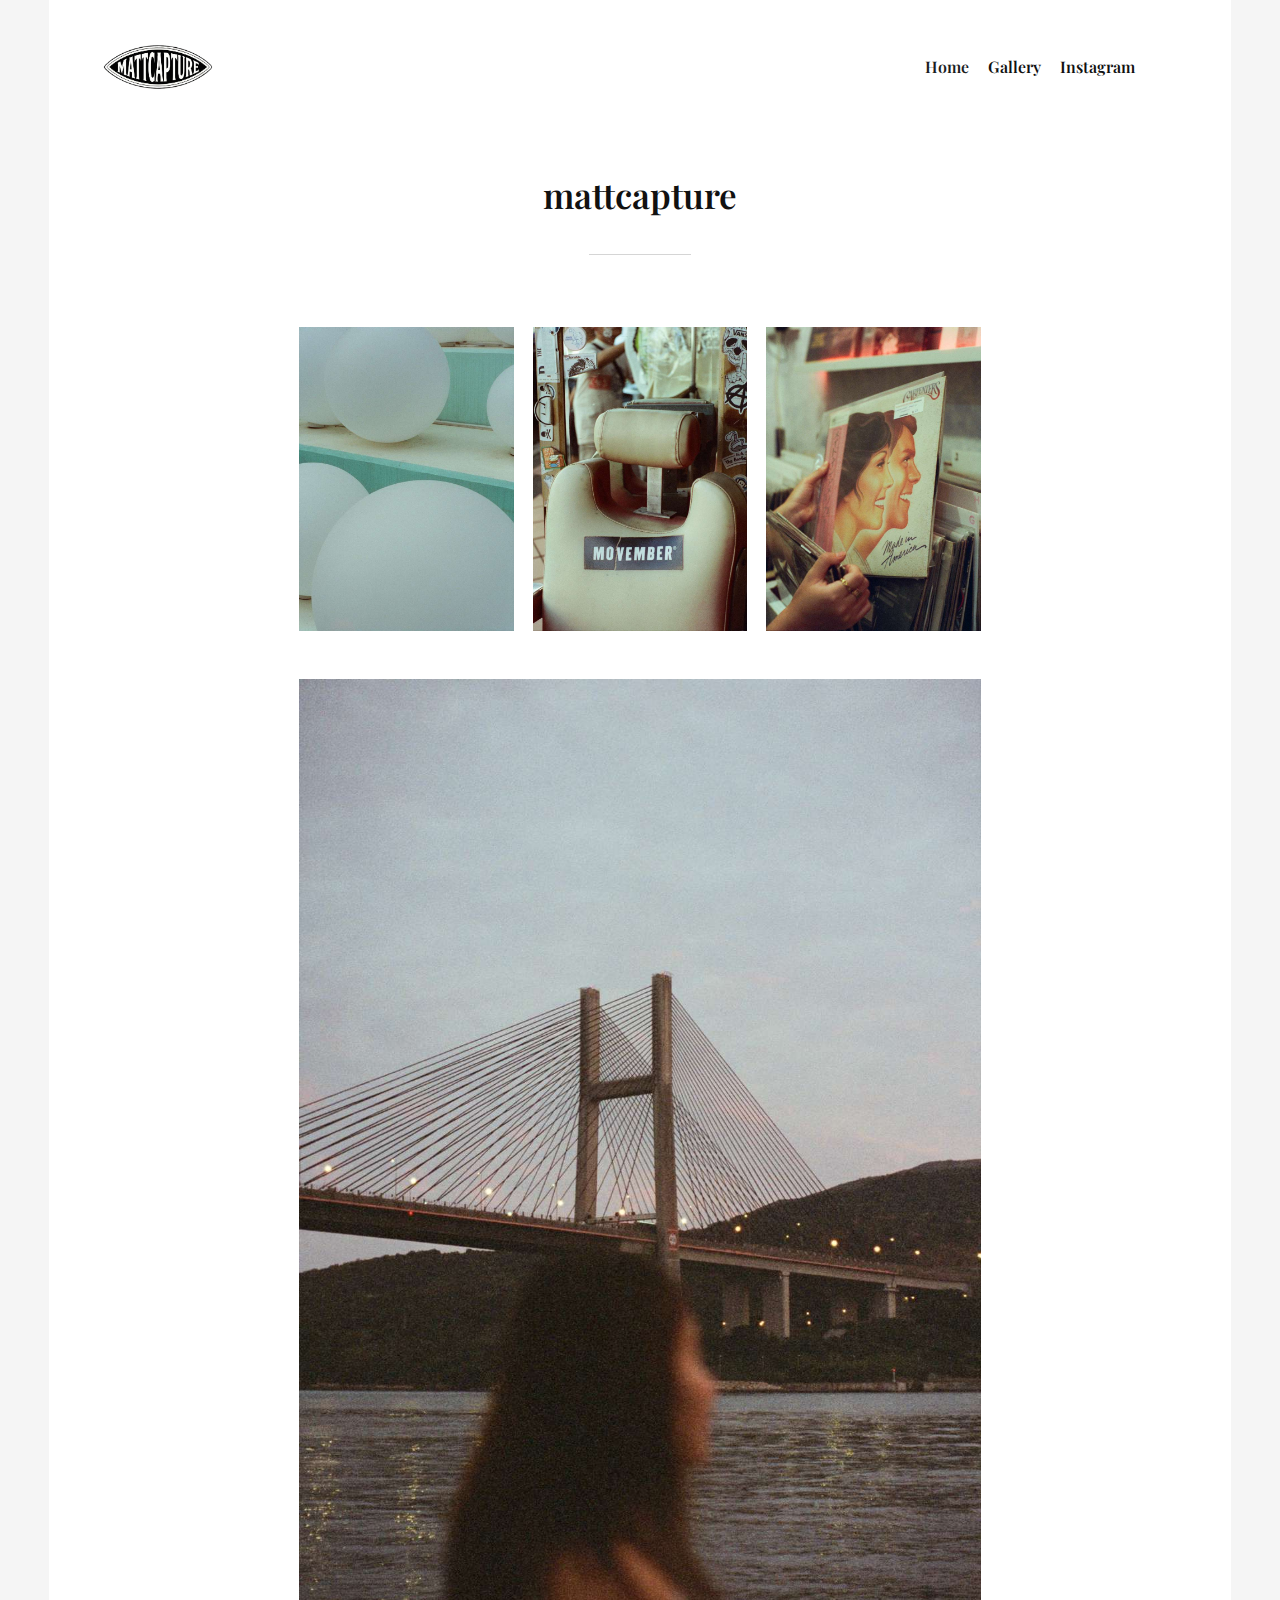
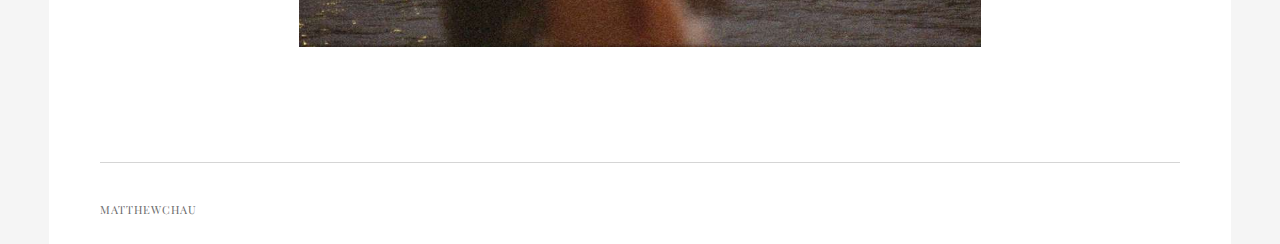
<file: index.html>
<!DOCTYPE html><html lang="en-gb"><head><meta charset="utf-8"><meta http-equiv="X-UA-Compatible" content="IE=edge"><meta name="viewport" content="width=device-width,initial-scale=1"><title>mattcapture - mattcapture</title><meta name="generator" content="Publii Open-Source CMS for Static Site"><link rel="canonical" href="https://ctkmatthew.github.io/mattcapture/"><link rel="alternate" type="application/atom+xml" href="https://ctkmatthew.github.io/mattcapture/feed.xml" title="mattcapture - RSS"><link rel="alternate" type="application/json" href="https://ctkmatthew.github.io/mattcapture/feed.json" title="mattcapture - JSON"><meta property="og:title" content="mattcapture"><meta property="og:image" content="https://ctkmatthew.github.io/mattcapture/media/website/Gemini_Generated_Image_3ayitq3ayitq3ayi-Picsart-BackgroundRemover-2.png"><meta property="og:site_name" content="mattcapture"><meta property="og:description" content=""><meta property="og:url" content="https://ctkmatthew.github.io/mattcapture/"><meta property="og:type" content="article"><link rel="preload" href="https://ctkmatthew.github.io/mattcapture/assets/dynamic/fonts/playfairdisplay/playfairdisplay.woff2" as="font" type="font/woff2" crossorigin><link rel="preload" href="https://ctkmatthew.github.io/mattcapture/assets/dynamic/fonts/playfairdisplay/playfairdisplay-italic.woff2" as="font" type="font/woff2" crossorigin><link rel="stylesheet" href="https://ctkmatthew.github.io/mattcapture/assets/css/style.css?v=e052a012befbb48816c271cda3dc87de"><script type="application/ld+json">{"@context":"http://schema.org","@type":"Article","mainEntityOfPage":{"@type":"WebPage","@id":"https://ctkmatthew.github.io/mattcapture/"},"headline":"mattcapture","datePublished":"2025-12-09T22:30+08:00","dateModified":"2025-12-14T06:30+08:00","image":{"@type":"ImageObject","url":"https://ctkmatthew.github.io/mattcapture/media/website/Gemini_Generated_Image_3ayitq3ayitq3ayi-Picsart-BackgroundRemover-2.png","height":false,"width":false},"description":"","author":{"@type":"Person","name":"matthewchau","url":"https://ctkmatthew.github.io/mattcapture/authors/matthewchau/"},"publisher":{"@type":"Organization","name":"matthewchau","logo":{"@type":"ImageObject","url":"https://ctkmatthew.github.io/mattcapture/media/website/Gemini_Generated_Image_3ayitq3ayitq3ayi-Picsart-BackgroundRemover-2.png","height":false,"width":false}}}</script><noscript><style>img[loading] {
                    opacity: 1;
                }</style></noscript><link rel="stylesheet" href="https://ctkmatthew.github.io/mattcapture/media/plugins/simpleLightboxGallery/venobox.min.css"></head><body class="page-template"><div class="container"><header class="header" id="js-header"><a href="https://ctkmatthew.github.io/mattcapture/" class="logo"><img src="https://ctkmatthew.github.io/mattcapture/media/website/Gemini_Generated_Image_3ayitq3ayitq3ayi-Picsart-BackgroundRemover-2.png" alt="mattcapture" width="" height=""></a><nav class="navbar js-navbar"><button class="navbar__toggle js-toggle" aria-label="Menu"><span class="navbar__toggle-box"><span class="navbar__toggle-inner">Menu</span></span></button><ul class="navbar__menu"><li class="active"><a href="https://ctkmatthew.github.io/mattcapture/" target="_self">Home</a></li><li><a href="https://ctkmatthew.github.io/mattcapture/gallery.html" target="_self">Gallery</a></li><li><a href="https://ctkmatthew.github.io/mattcapture/instagram.html" target="_self">Instagram</a></li></ul></nav></header><main class="page"><article class="content wrapper"><header class="hero"><h1 class="content__title">mattcapture</h1></header><div class="content__entry"><div class="gallery-wrapper"><div class="gallery" data-is-empty="false" data-translation="Add images" data-columns="3"><figure class="gallery__item"><a href="https://ctkmatthew.github.io/mattcapture/media/posts/2/gallery/000026420010-2.jpeg" data-size="2048x2905" data-gall="galleryGroup-1"><img loading="lazy" src="https://ctkmatthew.github.io/mattcapture/media/posts/2/gallery/000026420010-2-thumbnail.jpeg" alt="Ma Wan 1868/ Olympus PEN FT/ Cinestill 400D Expired" width="768" height="1089"></a></figure><figure class="gallery__item"><a href="https://ctkmatthew.github.io/mattcapture/media/posts/2/gallery/3-000026420058.jpg" data-size="1443x2048" data-gall="galleryGroup-1"><img loading="lazy" src="https://ctkmatthew.github.io/mattcapture/media/posts/2/gallery/3-000026420058-thumbnail.jpg" alt="Singapore 2025" width="768" height="1090"></a></figure><figure class="gallery__item"><a href="https://ctkmatthew.github.io/mattcapture/media/posts/2/gallery/6-000026420050.jpg" data-size="1443x2048" data-gall="galleryGroup-1"><img loading="lazy" src="https://ctkmatthew.github.io/mattcapture/media/posts/2/gallery/6-000026420050-thumbnail.jpg" alt="Singapore 2025" width="768" height="1090"></a></figure></div></div><figure class="post__image"><img loading="lazy" src="https://ctkmatthew.github.io/mattcapture/media/posts/2/000026420024.jpeg" alt="" width="768" height="1089" sizes="(max-width: 1024px) 100vw, 1024px" srcset="https://ctkmatthew.github.io/mattcapture/media/posts/2/responsive/000026420024-xs.jpeg 300w, https://ctkmatthew.github.io/mattcapture/media/posts/2/responsive/000026420024-sm.jpeg 480w, https://ctkmatthew.github.io/mattcapture/media/posts/2/responsive/000026420024-md.jpeg 768w, https://ctkmatthew.github.io/mattcapture/media/posts/2/responsive/000026420024-lg.jpeg 1024w"></figure></div></article></main><footer class="footer"><div class="footer__copyright">matthewchau</div></footer></div><script defer="defer" src="https://ctkmatthew.github.io/mattcapture/assets/js/scripts.min.js?v=4268bfae06e330d473c424d50f09abda"></script><script>window.publiiThemeMenuConfig={mobileMenuMode:'overlay',animationSpeed:300,submenuWidth: 'auto',doubleClickTime:500,mobileMenuExpandableSubmenus:true,relatedContainerForOverlayMenuSelector:'.navbar'};</script><script>/*<![CDATA[*/var images=document.querySelectorAll("img[loading]");for(var i=0;i<images.length;i++){if(images[i].complete){images[i].classList.add("is-loaded")}else{images[i].addEventListener("load",function(){this.classList.add("is-loaded")},false)}};/*]]>*/</script><script defer="defer" src="https://ctkmatthew.github.io/mattcapture/media/plugins/simpleLightboxGallery/venobox.min.js"></script><script type="text/javascript">document.addEventListener("DOMContentLoaded", () => {
						 try {
							  if (typeof VenoBox !== 'undefined') {
									new VenoBox({
										 selector: '.gallery__item a',
titleattr: 'data-title',
bgcolor: 'rgba(38, 40, 44, 1)',
fitView: true,
infinigall: true,
maxWidth: '70%',
navigation: true,
navKeyboard: true,
navTouch: true,
navSpeed: 300,
numeration: false,
overlayClose: true,
overlayColor: 'rgba(0,0,0,0.8)',
share: false,
shareStyle: 'pill',
spinColor: '#d2d2d2',
spinner: 'pulse',
titlePosition: 'top',
titleStyle: 'transparent',
toolsBackground: '#1C1C1C',
toolsColor: '#d2d2d2',
initialScale: 0.5,
transitionSpeed: 200
									});
							  } else {
									console.error("VenoBox script not loaded.");
							  }
						 } catch (error) {
							  console.error("Failed to initialize VenoBox:", error);
						 }
					});</script></body></html>
</file>
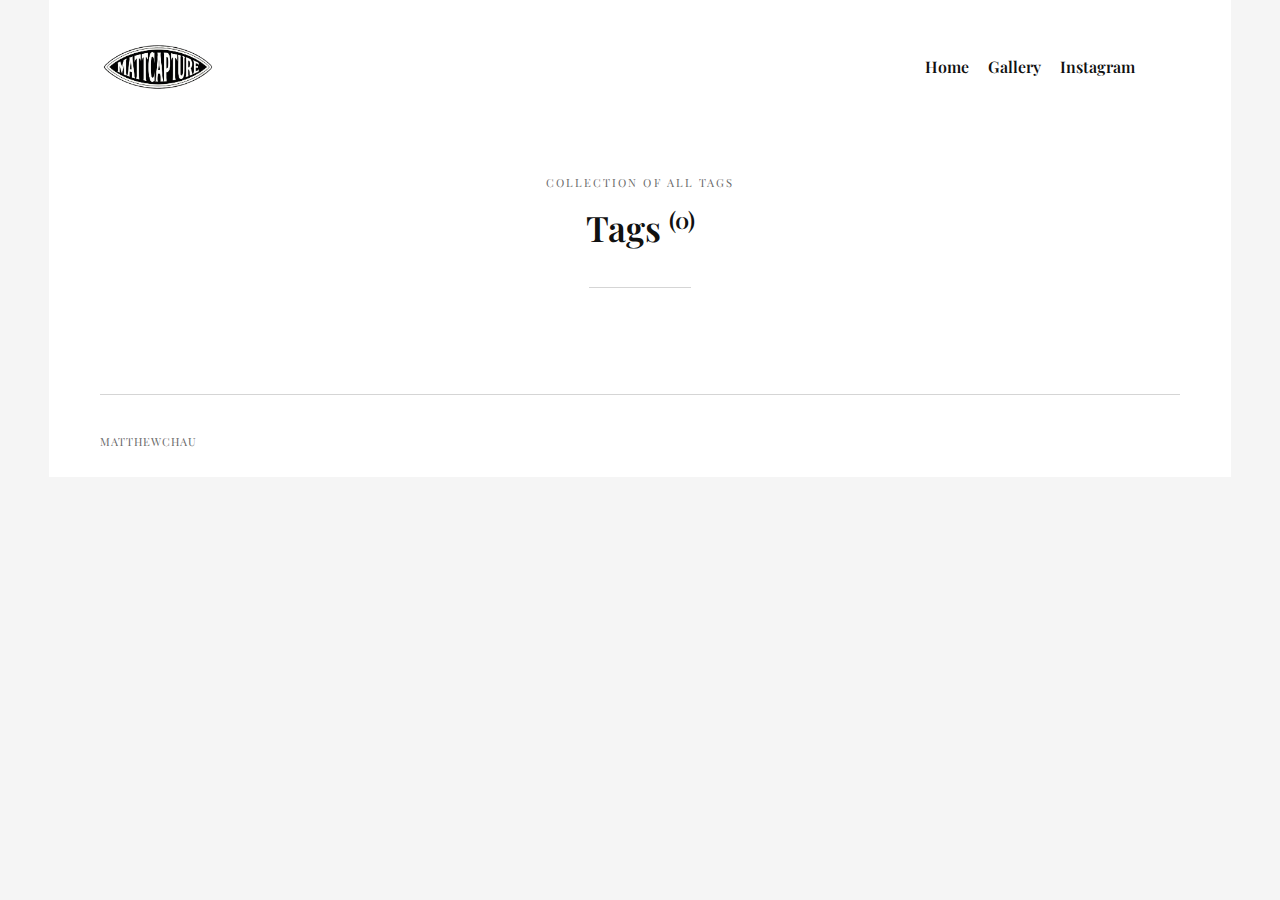
<file: tags/index.html>
<!DOCTYPE html><html lang="en-gb"><head><meta charset="utf-8"><meta http-equiv="X-UA-Compatible" content="IE=edge"><meta name="viewport" content="width=device-width,initial-scale=1"><title>All tags - mattcapture</title><meta name="robots" content="noindex, follow"><meta name="generator" content="Publii Open-Source CMS for Static Site"><link rel="alternate" type="application/atom+xml" href="https://ctkmatthew.github.io/mattcapture/feed.xml" title="mattcapture - RSS"><link rel="alternate" type="application/json" href="https://ctkmatthew.github.io/mattcapture/feed.json" title="mattcapture - JSON"><meta property="og:title" content="mattcapture"><meta property="og:image" content="https://ctkmatthew.github.io/mattcapture/media/website/Gemini_Generated_Image_3ayitq3ayitq3ayi-Picsart-BackgroundRemover-2.png"><meta property="og:site_name" content="mattcapture"><meta property="og:description" content=""><meta property="og:url" content="https://ctkmatthew.github.io/mattcapture/tags/"><meta property="og:type" content="website"><link rel="preload" href="https://ctkmatthew.github.io/mattcapture/assets/dynamic/fonts/playfairdisplay/playfairdisplay.woff2" as="font" type="font/woff2" crossorigin><link rel="preload" href="https://ctkmatthew.github.io/mattcapture/assets/dynamic/fonts/playfairdisplay/playfairdisplay-italic.woff2" as="font" type="font/woff2" crossorigin><link rel="stylesheet" href="https://ctkmatthew.github.io/mattcapture/assets/css/style.css?v=e052a012befbb48816c271cda3dc87de"><script type="application/ld+json">{"@context":"http://schema.org","@type":"Organization","name":"mattcapture","logo":"https://ctkmatthew.github.io/mattcapture/media/website/Gemini_Generated_Image_3ayitq3ayitq3ayi-Picsart-BackgroundRemover-2.png","url":"https://ctkmatthew.github.io/mattcapture/"}</script><noscript><style>img[loading] {
                    opacity: 1;
                }</style></noscript></head><body class="tags-template"><div class="container"><header class="header" id="js-header"><a href="https://ctkmatthew.github.io/mattcapture/" class="logo"><img src="https://ctkmatthew.github.io/mattcapture/media/website/Gemini_Generated_Image_3ayitq3ayitq3ayi-Picsart-BackgroundRemover-2.png" alt="mattcapture" width="" height=""></a><nav class="navbar js-navbar"><button class="navbar__toggle js-toggle" aria-label="Menu"><span class="navbar__toggle-box"><span class="navbar__toggle-inner">Menu</span></span></button><ul class="navbar__menu"><li><a href="https://ctkmatthew.github.io/mattcapture/" target="_self">Home</a></li><li><a href="https://ctkmatthew.github.io/mattcapture/gallery.html" target="_self">Gallery</a></li><li><a href="https://ctkmatthew.github.io/mattcapture/instagram.html" target="_self">Instagram</a></li></ul></nav></header><main class="page page--tags"><section class="hero wrapper"><p>Collection of all tags</p><h1>Tags <sup>(0)</sup></h1></section><ul class="l-col l-col--3"></ul></main><footer class="footer"><div class="footer__copyright">matthewchau</div></footer></div><script defer="defer" src="https://ctkmatthew.github.io/mattcapture/assets/js/scripts.min.js?v=4268bfae06e330d473c424d50f09abda"></script><script>window.publiiThemeMenuConfig={mobileMenuMode:'overlay',animationSpeed:300,submenuWidth: 'auto',doubleClickTime:500,mobileMenuExpandableSubmenus:true,relatedContainerForOverlayMenuSelector:'.navbar'};</script><script defer="defer" src="https://ctkmatthew.github.io/mattcapture/assets/js/isotope.pkgd.min.js?v=2afcff647ed260006faa71c8e779e8d4"></script><script>window.addEventListener("DOMContentLoaded",function(){var j=new Isotope(".l-col",{itemSelector:".c-card",percentPosition:true,layoutMode:"masonry",transitionDuration:"0.6s",masonry:{columnWidth:".c-card"}});var g=document.querySelector(".filter__button-group");if(g){g.addEventListener("click",function(i){if(!matchesSelector(i.target,"button")){return}var k=i.target.getAttribute("data-filter");k=k;j.arrange({filter:k})});var b=document.querySelectorAll(".filter__button-group");for(var c=0,e=b.length;c<e;c++){var d=b[c];h(d)}function h(i){i.addEventListener("click",function(k){if(!matchesSelector(k.target,"button")){return}i.querySelector(".is-active").classList.remove("is-active");k.target.classList.add("is-active")})}}var a=document.querySelector(".l-col");var f=document.querySelectorAll(".c-card");a.classList.add("is-visible");j.revealItemElements(f)});</script><script>/*<![CDATA[*/var images=document.querySelectorAll("img[loading]");for(var i=0;i<images.length;i++){if(images[i].complete){images[i].classList.add("is-loaded")}else{images[i].addEventListener("load",function(){this.classList.add("is-loaded")},false)}};/*]]>*/</script></body></html>
</file>
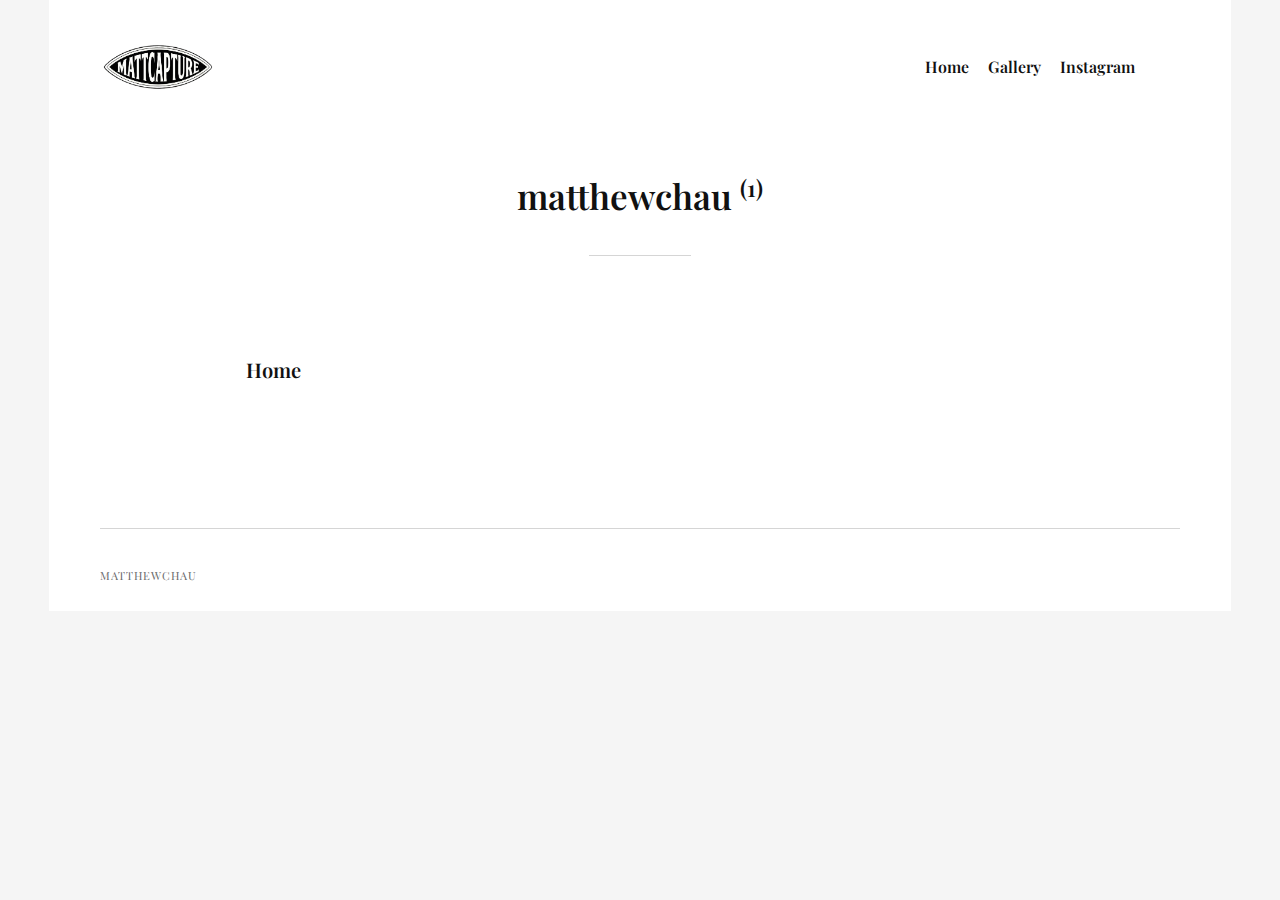
<file: authors/matthewchau/index.html>
<!DOCTYPE html><html lang="en-gb"><head><meta charset="utf-8"><meta http-equiv="X-UA-Compatible" content="IE=edge"><meta name="viewport" content="width=device-width,initial-scale=1"><title>Author: matthewchau - mattcapture</title><meta name="robots" content="noindex, follow"><meta name="generator" content="Publii Open-Source CMS for Static Site"><link rel="alternate" type="application/atom+xml" href="https://ctkmatthew.github.io/mattcapture/feed.xml" title="mattcapture - RSS"><link rel="alternate" type="application/json" href="https://ctkmatthew.github.io/mattcapture/feed.json" title="mattcapture - JSON"><meta property="og:title" content="matthewchau"><meta property="og:image" content="https://ctkmatthew.github.io/mattcapture/media/website/Gemini_Generated_Image_3ayitq3ayitq3ayi-Picsart-BackgroundRemover-2.png"><meta property="og:site_name" content="mattcapture"><meta property="og:description" content=""><meta property="og:url" content="https://ctkmatthew.github.io/mattcapture/authors/matthewchau/"><meta property="og:type" content="website"><link rel="preload" href="https://ctkmatthew.github.io/mattcapture/assets/dynamic/fonts/playfairdisplay/playfairdisplay.woff2" as="font" type="font/woff2" crossorigin><link rel="preload" href="https://ctkmatthew.github.io/mattcapture/assets/dynamic/fonts/playfairdisplay/playfairdisplay-italic.woff2" as="font" type="font/woff2" crossorigin><link rel="stylesheet" href="https://ctkmatthew.github.io/mattcapture/assets/css/style.css?v=e052a012befbb48816c271cda3dc87de"><script type="application/ld+json">{"@context":"http://schema.org","@type":"Organization","name":"mattcapture","logo":"https://ctkmatthew.github.io/mattcapture/media/website/Gemini_Generated_Image_3ayitq3ayitq3ayi-Picsart-BackgroundRemover-2.png","url":"https://ctkmatthew.github.io/mattcapture/"}</script><noscript><style>img[loading] {
                    opacity: 1;
                }</style></noscript></head><body class="author-template"><div class="container"><header class="header" id="js-header"><a href="https://ctkmatthew.github.io/mattcapture/" class="logo"><img src="https://ctkmatthew.github.io/mattcapture/media/website/Gemini_Generated_Image_3ayitq3ayitq3ayi-Picsart-BackgroundRemover-2.png" alt="mattcapture" width="" height=""></a><nav class="navbar js-navbar"><button class="navbar__toggle js-toggle" aria-label="Menu"><span class="navbar__toggle-box"><span class="navbar__toggle-inner">Menu</span></span></button><ul class="navbar__menu"><li><a href="https://ctkmatthew.github.io/mattcapture/" target="_self">Home</a></li><li><a href="https://ctkmatthew.github.io/mattcapture/gallery.html" target="_self">Gallery</a></li><li><a href="https://ctkmatthew.github.io/mattcapture/instagram.html" target="_self">Instagram</a></li></ul></nav></header><main class="page page--author"><section class="hero wrapper"><h1>matthewchau <sup>(1)</sup></h1></section><section class="l-col l-col--3"><article class="c-card"><a href="https://ctkmatthew.github.io/mattcapture/home.html" class="c-card__link"><div class="c-card__body"><div class="c-card__text"><h2>Home</h2></div></div></a></article></section></main><footer class="footer"><div class="footer__copyright">matthewchau</div></footer></div><script defer="defer" src="https://ctkmatthew.github.io/mattcapture/assets/js/scripts.min.js?v=4268bfae06e330d473c424d50f09abda"></script><script>window.publiiThemeMenuConfig={mobileMenuMode:'overlay',animationSpeed:300,submenuWidth: 'auto',doubleClickTime:500,mobileMenuExpandableSubmenus:true,relatedContainerForOverlayMenuSelector:'.navbar'};</script><script defer="defer" src="https://ctkmatthew.github.io/mattcapture/assets/js/isotope.pkgd.min.js?v=2afcff647ed260006faa71c8e779e8d4"></script><script>window.addEventListener("DOMContentLoaded",function(){var j=new Isotope(".l-col",{itemSelector:".c-card",percentPosition:true,layoutMode:"masonry",transitionDuration:"0.6s",masonry:{columnWidth:".c-card"}});var g=document.querySelector(".filter__button-group");if(g){g.addEventListener("click",function(i){if(!matchesSelector(i.target,"button")){return}var k=i.target.getAttribute("data-filter");k=k;j.arrange({filter:k})});var b=document.querySelectorAll(".filter__button-group");for(var c=0,e=b.length;c<e;c++){var d=b[c];h(d)}function h(i){i.addEventListener("click",function(k){if(!matchesSelector(k.target,"button")){return}i.querySelector(".is-active").classList.remove("is-active");k.target.classList.add("is-active")})}}var a=document.querySelector(".l-col");var f=document.querySelectorAll(".c-card");a.classList.add("is-visible");j.revealItemElements(f)});</script><script>/*<![CDATA[*/var images=document.querySelectorAll("img[loading]");for(var i=0;i<images.length;i++){if(images[i].complete){images[i].classList.add("is-loaded")}else{images[i].addEventListener("load",function(){this.classList.add("is-loaded")},false)}};/*]]>*/</script></body></html>
</file>
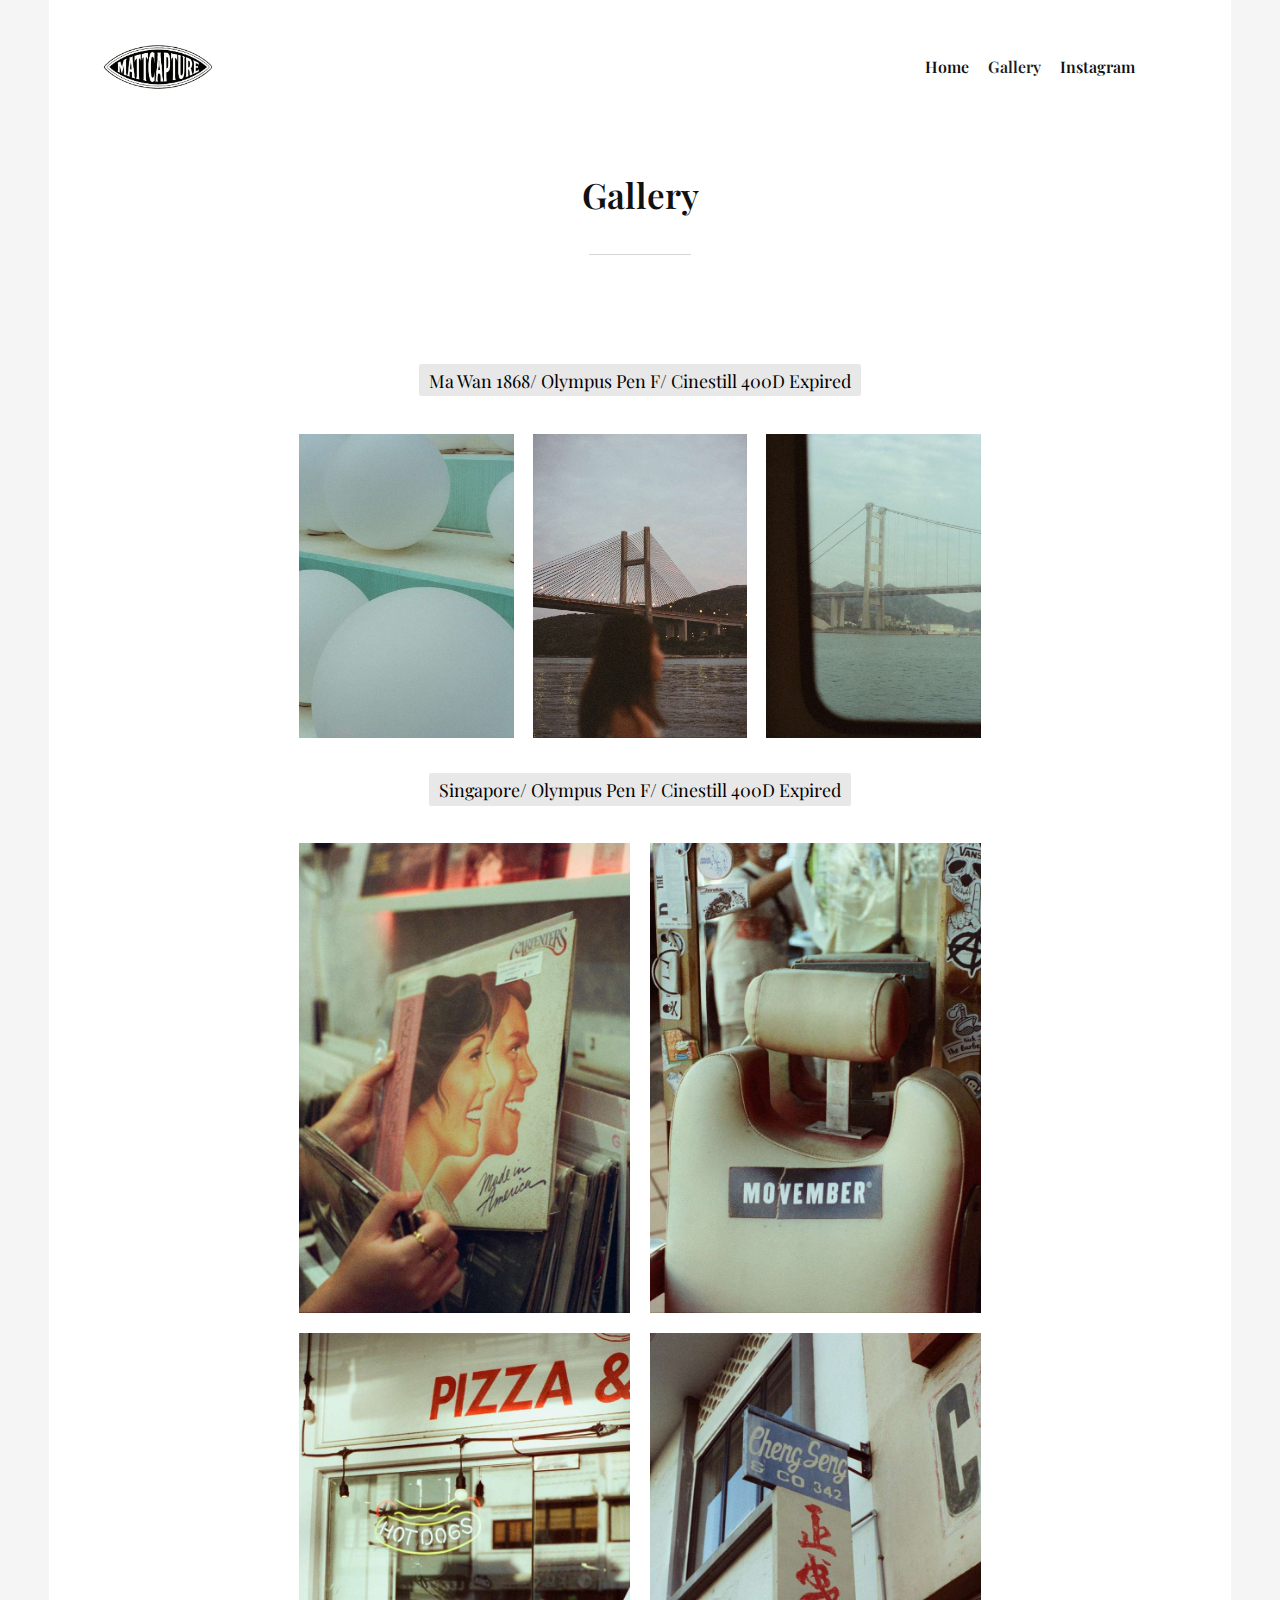
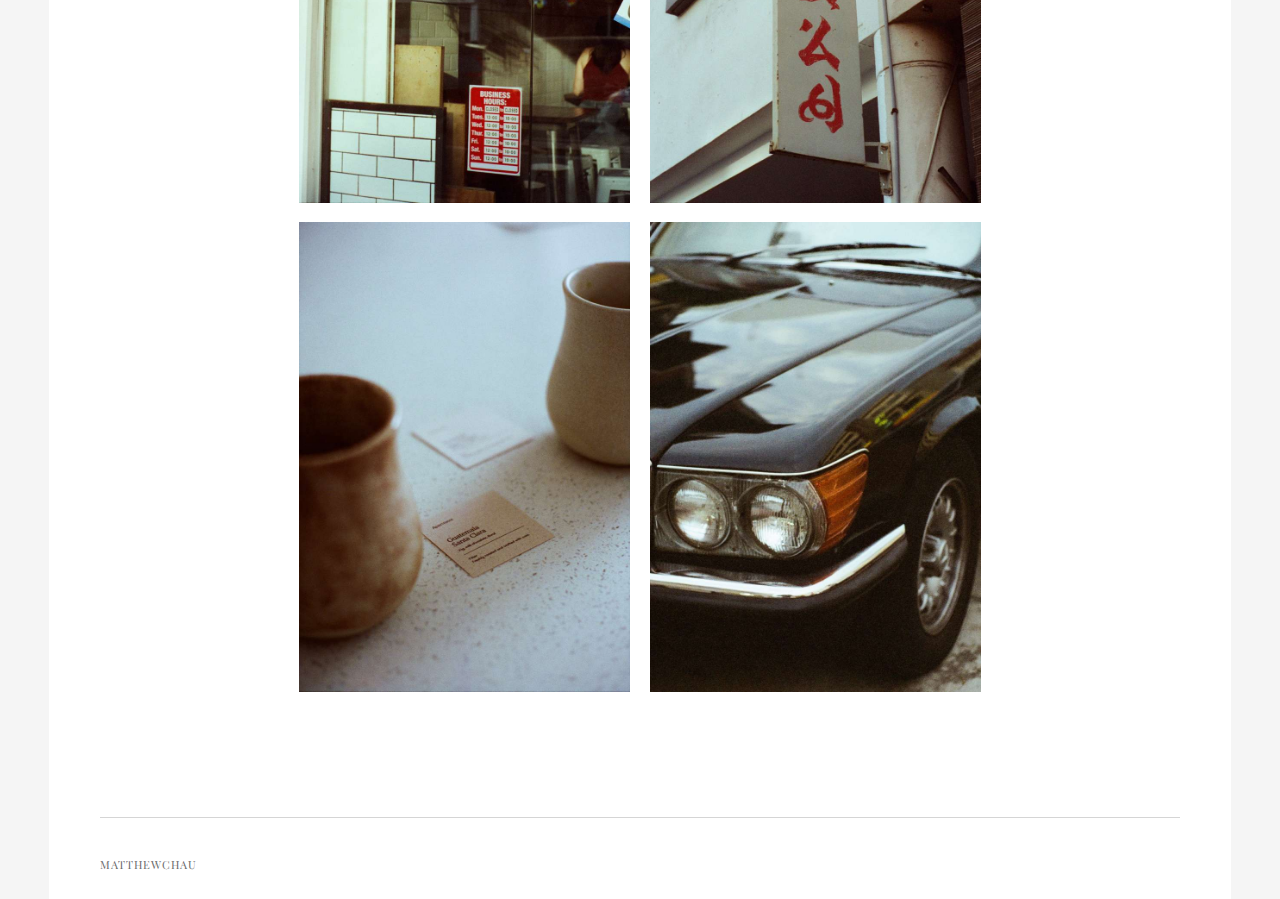
<file: gallery.html>
<!DOCTYPE html><html lang="en-gb"><head><meta charset="utf-8"><meta http-equiv="X-UA-Compatible" content="IE=edge"><meta name="viewport" content="width=device-width,initial-scale=1"><title>Gallery - mattcapture</title><meta name="description" content="Ma Wan 1868/ Olympus Pen F/ Cinestill 400D Expired Singapore/ Olympus Pen&hellip;"><meta name="generator" content="Publii Open-Source CMS for Static Site"><link rel="canonical" href="https://ctkmatthew.github.io/mattcapture/gallery.html"><link rel="alternate" type="application/atom+xml" href="https://ctkmatthew.github.io/mattcapture/feed.xml" title="mattcapture - RSS"><link rel="alternate" type="application/json" href="https://ctkmatthew.github.io/mattcapture/feed.json" title="mattcapture - JSON"><meta property="og:title" content="Gallery"><meta property="og:image" content="https://ctkmatthew.github.io/mattcapture/media/website/Gemini_Generated_Image_3ayitq3ayitq3ayi-Picsart-BackgroundRemover-2.png"><meta property="og:site_name" content="mattcapture"><meta property="og:description" content="Ma Wan 1868/ Olympus Pen F/ Cinestill 400D Expired Singapore/ Olympus Pen&hellip;"><meta property="og:url" content="https://ctkmatthew.github.io/mattcapture/gallery.html"><meta property="og:type" content="article"><link rel="preload" href="https://ctkmatthew.github.io/mattcapture/assets/dynamic/fonts/playfairdisplay/playfairdisplay.woff2" as="font" type="font/woff2" crossorigin><link rel="preload" href="https://ctkmatthew.github.io/mattcapture/assets/dynamic/fonts/playfairdisplay/playfairdisplay-italic.woff2" as="font" type="font/woff2" crossorigin><link rel="stylesheet" href="https://ctkmatthew.github.io/mattcapture/assets/css/style.css?v=e052a012befbb48816c271cda3dc87de"><script type="application/ld+json">{"@context":"http://schema.org","@type":"Article","mainEntityOfPage":{"@type":"WebPage","@id":"https://ctkmatthew.github.io/mattcapture/gallery.html"},"headline":"Gallery","datePublished":"2025-12-10T19:54+08:00","dateModified":"2025-12-14T05:48+08:00","image":{"@type":"ImageObject","url":"https://ctkmatthew.github.io/mattcapture/media/website/Gemini_Generated_Image_3ayitq3ayitq3ayi-Picsart-BackgroundRemover-2.png","height":false,"width":false},"description":"Ma Wan 1868/ Olympus Pen F/ Cinestill 400D Expired Singapore/ Olympus Pen&hellip;","author":{"@type":"Person","name":"matthewchau","url":"https://ctkmatthew.github.io/mattcapture/authors/matthewchau/"},"publisher":{"@type":"Organization","name":"matthewchau","logo":{"@type":"ImageObject","url":"https://ctkmatthew.github.io/mattcapture/media/website/Gemini_Generated_Image_3ayitq3ayitq3ayi-Picsart-BackgroundRemover-2.png","height":false,"width":false}}}</script><noscript><style>img[loading] {
                    opacity: 1;
                }</style></noscript><link rel="stylesheet" href="https://ctkmatthew.github.io/mattcapture/media/plugins/simpleLightboxGallery/venobox.min.css"></head><body class="page-template"><div class="container"><header class="header" id="js-header"><a href="https://ctkmatthew.github.io/mattcapture/" class="logo"><img src="https://ctkmatthew.github.io/mattcapture/media/website/Gemini_Generated_Image_3ayitq3ayitq3ayi-Picsart-BackgroundRemover-2.png" alt="mattcapture" width="" height=""></a><nav class="navbar js-navbar"><button class="navbar__toggle js-toggle" aria-label="Menu"><span class="navbar__toggle-box"><span class="navbar__toggle-inner">Menu</span></span></button><ul class="navbar__menu"><li><a href="https://ctkmatthew.github.io/mattcapture/" target="_self">Home</a></li><li class="active"><a href="https://ctkmatthew.github.io/mattcapture/gallery.html" target="_self">Gallery</a></li><li><a href="https://ctkmatthew.github.io/mattcapture/instagram.html" target="_self">Instagram</a></li></ul></nav></header><main class="page"><article class="content wrapper"><header class="hero"><h1 class="content__title">Gallery</h1></header><div class="content__entry"><h6 class="align-center"> </h6><center><p><code><span style="color: #000000;">Ma Wan 1868/ Olympus Pen F/ Cinestill 400D Expired</span></code></p></center><center></center><div class="gallery-wrapper"><div class="gallery" data-is-empty="false" data-translation="Add images" data-columns="3"><figure class="gallery__item"><a href="https://ctkmatthew.github.io/mattcapture/media/posts/4/gallery/000026420010.jpeg" data-size="2048x2905" data-gall="galleryGroup-1"><img loading="lazy" src="https://ctkmatthew.github.io/mattcapture/media/posts/4/gallery/000026420010-thumbnail.jpeg" alt="" width="768" height="1089"></a></figure><figure class="gallery__item"><a href="https://ctkmatthew.github.io/mattcapture/media/posts/4/gallery/000026420024-2.jpeg" data-size="2048x2905" data-gall="galleryGroup-1"><img loading="lazy" src="https://ctkmatthew.github.io/mattcapture/media/posts/4/gallery/000026420024-2-thumbnail.jpeg" alt="" width="768" height="1089"></a></figure><figure class="gallery__item"><a href="https://ctkmatthew.github.io/mattcapture/media/posts/4/gallery/000026420003-2.jpeg" data-size="2048x2905" data-gall="galleryGroup-1"><img loading="lazy" src="https://ctkmatthew.github.io/mattcapture/media/posts/4/gallery/000026420003-2-thumbnail.jpeg" alt="" width="768" height="1089"></a></figure></div></div><center><p><code><span style="color: #000000;">Singapore/ Olympus Pen F/ Cinestill 400D Expired</span></code></p><div class="gallery-wrapper"><div class="gallery" data-is-empty="false" data-translation="Add images" data-columns="2"><figure class="gallery__item"><a href="https://ctkmatthew.github.io/mattcapture/media/posts/4/gallery/6-000026420050.jpg" data-size="1443x2048" data-gall="galleryGroup-2"><img loading="lazy" src="https://ctkmatthew.github.io/mattcapture/media/posts/4/gallery/6-000026420050-thumbnail.jpg" alt="" width="768" height="1090"></a></figure><figure class="gallery__item"><a href="https://ctkmatthew.github.io/mattcapture/media/posts/4/gallery/3-000026420058.jpg" data-size="1443x2048" data-gall="galleryGroup-2"><img loading="lazy" src="https://ctkmatthew.github.io/mattcapture/media/posts/4/gallery/3-000026420058-thumbnail.jpg" alt="" width="768" height="1090"></a></figure><figure class="gallery__item"><a href="https://ctkmatthew.github.io/mattcapture/media/posts/4/gallery/2-000026420059.jpg" data-size="1443x2048" data-gall="galleryGroup-2"><img loading="lazy" src="https://ctkmatthew.github.io/mattcapture/media/posts/4/gallery/2-000026420059-thumbnail.jpg" alt="" width="768" height="1090"></a></figure><figure class="gallery__item"><a href="https://ctkmatthew.github.io/mattcapture/media/posts/4/gallery/4-000026420057.jpg" data-size="1443x2048" data-gall="galleryGroup-2"><img loading="lazy" src="https://ctkmatthew.github.io/mattcapture/media/posts/4/gallery/4-000026420057-thumbnail.jpg" alt="" width="768" height="1090"></a></figure><figure class="gallery__item"><a href="https://ctkmatthew.github.io/mattcapture/media/posts/4/gallery/5-000026420046.jpg" data-size="1443x2048" data-gall="galleryGroup-2"><img loading="lazy" src="https://ctkmatthew.github.io/mattcapture/media/posts/4/gallery/5-000026420046-thumbnail.jpg" alt="" width="768" height="1090"></a></figure><figure class="gallery__item"><a href="https://ctkmatthew.github.io/mattcapture/media/posts/4/gallery/1-000026420066.jpg" data-size="1443x2048" data-gall="galleryGroup-2"><img loading="lazy" src="https://ctkmatthew.github.io/mattcapture/media/posts/4/gallery/1-000026420066-thumbnail.jpg" alt="" width="768" height="1090"></a></figure></div></div></center></div></article></main><footer class="footer"><div class="footer__copyright">matthewchau</div></footer></div><script defer="defer" src="https://ctkmatthew.github.io/mattcapture/assets/js/scripts.min.js?v=4268bfae06e330d473c424d50f09abda"></script><script>window.publiiThemeMenuConfig={mobileMenuMode:'overlay',animationSpeed:300,submenuWidth: 'auto',doubleClickTime:500,mobileMenuExpandableSubmenus:true,relatedContainerForOverlayMenuSelector:'.navbar'};</script><script>/*<![CDATA[*/var images=document.querySelectorAll("img[loading]");for(var i=0;i<images.length;i++){if(images[i].complete){images[i].classList.add("is-loaded")}else{images[i].addEventListener("load",function(){this.classList.add("is-loaded")},false)}};/*]]>*/</script><script defer="defer" src="https://ctkmatthew.github.io/mattcapture/media/plugins/simpleLightboxGallery/venobox.min.js"></script><script type="text/javascript">document.addEventListener("DOMContentLoaded", () => {
						 try {
							  if (typeof VenoBox !== 'undefined') {
									new VenoBox({
										 selector: '.gallery__item a',
titleattr: 'data-title',
bgcolor: 'rgba(38, 40, 44, 1)',
fitView: true,
infinigall: true,
maxWidth: '70%',
navigation: true,
navKeyboard: true,
navTouch: true,
navSpeed: 300,
numeration: false,
overlayClose: true,
overlayColor: 'rgba(0,0,0,0.8)',
share: false,
shareStyle: 'pill',
spinColor: '#d2d2d2',
spinner: 'pulse',
titlePosition: 'top',
titleStyle: 'transparent',
toolsBackground: '#1C1C1C',
toolsColor: '#d2d2d2',
initialScale: 0.5,
transitionSpeed: 200
									});
							  } else {
									console.error("VenoBox script not loaded.");
							  }
						 } catch (error) {
							  console.error("Failed to initialize VenoBox:", error);
						 }
					});</script></body></html>
</file>
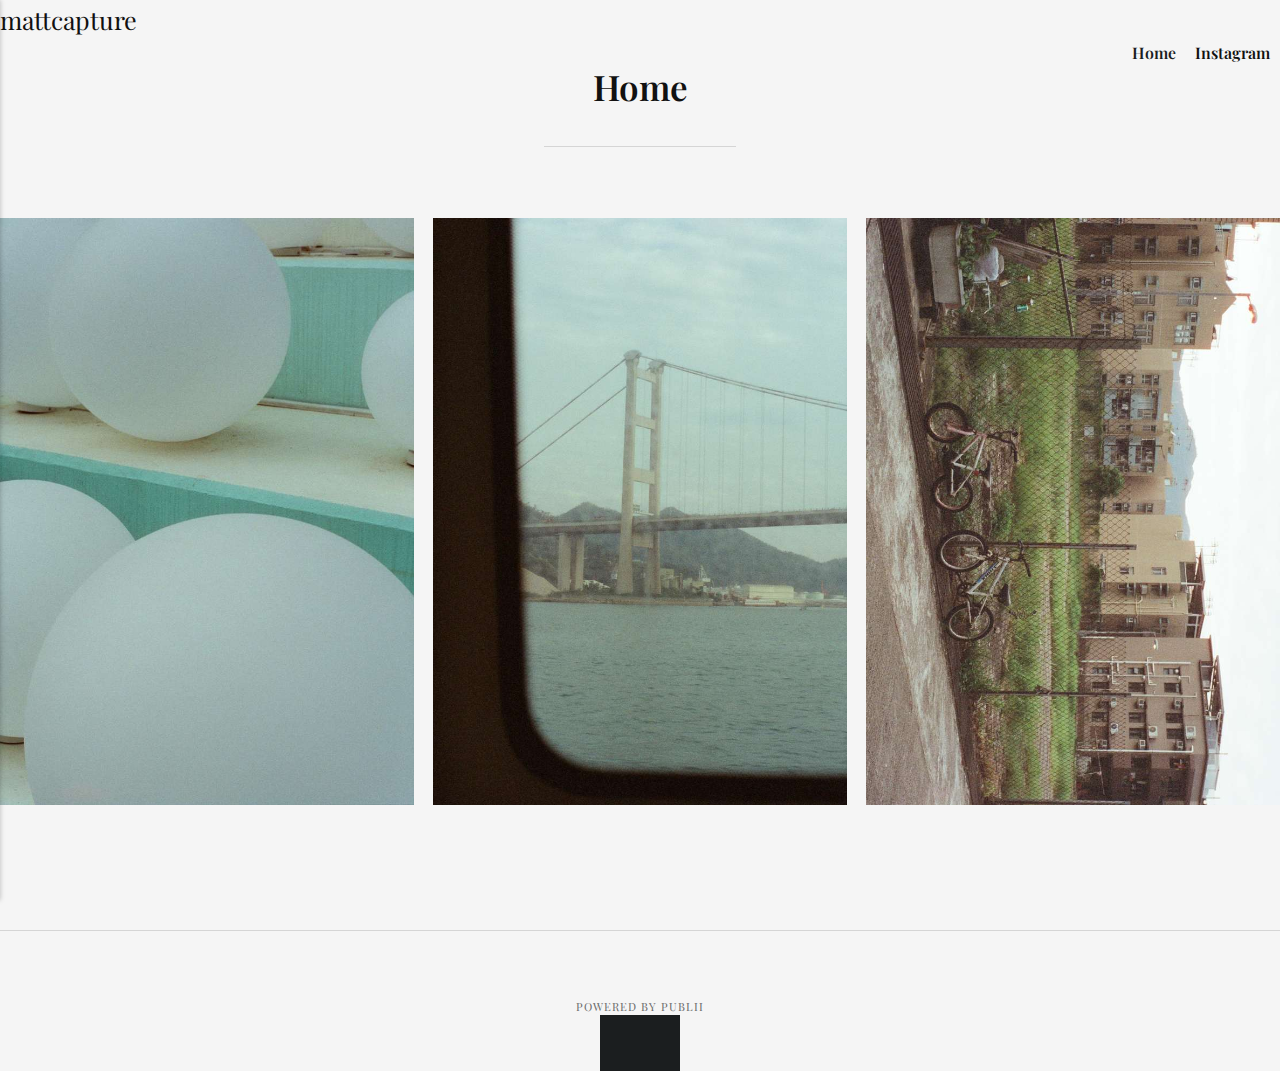
<file: home-2.html>
<!DOCTYPE html><html lang="en-gb"><head><meta charset="utf-8"><meta http-equiv="X-UA-Compatible" content="IE=edge"><meta name="viewport" content="width=device-width,initial-scale=1"><title>Home - mattcapture</title><meta name="description" content="Ma Wan 1868 Ma Wan 1868 Ma Wan 1868"><meta name="generator" content="Publii Open-Source CMS for Static Site"><link rel="canonical" href="https://ctkmatthew.github.io/mattcapture/home-2.html"><link rel="alternate" type="application/atom+xml" href="https://ctkmatthew.github.io/mattcapture/feed.xml" title="mattcapture - RSS"><link rel="alternate" type="application/json" href="https://ctkmatthew.github.io/mattcapture/feed.json" title="mattcapture - JSON"><meta property="og:title" content="Home"><meta property="og:site_name" content="mattcapture"><meta property="og:description" content="Ma Wan 1868 Ma Wan 1868 Ma Wan 1868"><meta property="og:url" content="https://ctkmatthew.github.io/mattcapture/home-2.html"><meta property="og:type" content="article"><link rel="stylesheet" href="https://ctkmatthew.github.io/mattcapture/assets/css/style.css?v=b09e72b2ca1a38c969d44da51bb22509"><script type="application/ld+json">{"@context":"http://schema.org","@type":"Article","mainEntityOfPage":{"@type":"WebPage","@id":"https://ctkmatthew.github.io/mattcapture/home-2.html"},"headline":"Home","datePublished":"2025-12-09T22:30+08:00","dateModified":"2025-12-09T22:30+08:00","description":"Ma Wan 1868 Ma Wan 1868 Ma Wan 1868","author":{"@type":"Person","name":"matthewchau","url":"https://ctkmatthew.github.io/mattcapture/authors/matthewchau/"},"publisher":{"@type":"Organization","name":"matthewchau"}}</script><noscript><style>img[loading] {
                    opacity: 1;
                }</style></noscript></head><body class="page-template"><header class="top js-header"><a class="logo" href="https://ctkmatthew.github.io/mattcapture/">mattcapture</a><nav class="navbar js-navbar"><button class="navbar__toggle js-toggle" aria-label="Menu" aria-haspopup="true" aria-expanded="false"><span class="navbar__toggle-box"><span class="navbar__toggle-inner">Menu</span></span></button><ul class="navbar__menu"><li class="active"><a href="https://ctkmatthew.github.io/mattcapture/home-2.html" target="_self">Home</a></li><li><a href="https://ctkmatthew.github.io/mattcapture/instagram.html" target="_self">Instagram</a></li></ul></nav></header><main class="page"><article class="content"><div class="hero hero--noimage"><header class="hero__content"><div class="wrapper"><h1>Home</h1></div></header></div><div class="entry-wrapper content__entry"><div class="gallery-wrapper"><div class="gallery" data-is-empty="false" data-translation="Add images" data-columns="3"><figure class="gallery__item"><a href="https://ctkmatthew.github.io/mattcapture/media/posts/2/gallery/000026420010.jpeg" data-size="2048x2905"><img loading="lazy" src="https://ctkmatthew.github.io/mattcapture/media/posts/2/gallery/000026420010-thumbnail.jpeg" alt="" width="720" height="1021"></a><figcaption>Ma Wan 1868</figcaption></figure><figure class="gallery__item"><a href="https://ctkmatthew.github.io/mattcapture/media/posts/2/gallery/000026420003.jpeg" data-size="2048x2905"><img loading="lazy" src="https://ctkmatthew.github.io/mattcapture/media/posts/2/gallery/000026420003-thumbnail.jpeg" alt="" width="720" height="1021"></a><figcaption>Ma Wan 1868</figcaption></figure><figure class="gallery__item"><a href="https://ctkmatthew.github.io/mattcapture/media/posts/2/gallery/000026420005.jpeg" data-size="2048x2905"><img loading="lazy" src="https://ctkmatthew.github.io/mattcapture/media/posts/2/gallery/000026420005-thumbnail.jpeg" alt="" width="720" height="1021"></a><figcaption>Ma Wan 1868</figcaption></figure></div></div></div></article></main><footer class="footer"><div class="wrapper"><div class="footer__copyright"><p>Powered by Publii</p></div><button id="backToTop" class="footer__bttop" aria-label="Back to top" title="Back to top"><svg width="20" height="20"><use xlink:href="https://ctkmatthew.github.io/mattcapture/assets/svg/svg-map.svg#toparrow"/></svg></button></div></footer><script defer="defer" src="https://ctkmatthew.github.io/mattcapture/assets/js/scripts.min.js?v=ffcbea6c02c8178d10092962b235a5b0"></script><script>window.publiiThemeMenuConfig={mobileMenuMode:'sidebar',animationSpeed:300,submenuWidth: 'auto',doubleClickTime:500,mobileMenuExpandableSubmenus:true,relatedContainerForOverlayMenuSelector:'.top'};</script><script>var images = document.querySelectorAll('img[loading]');
        for (var i = 0; i < images.length; i++) {
            if (images[i].complete) {
                images[i].classList.add('is-loaded');
            } else {
                images[i].addEventListener('load', function () {
                    this.classList.add('is-loaded');
                }, false);
            }
        }</script></body></html>
</file>
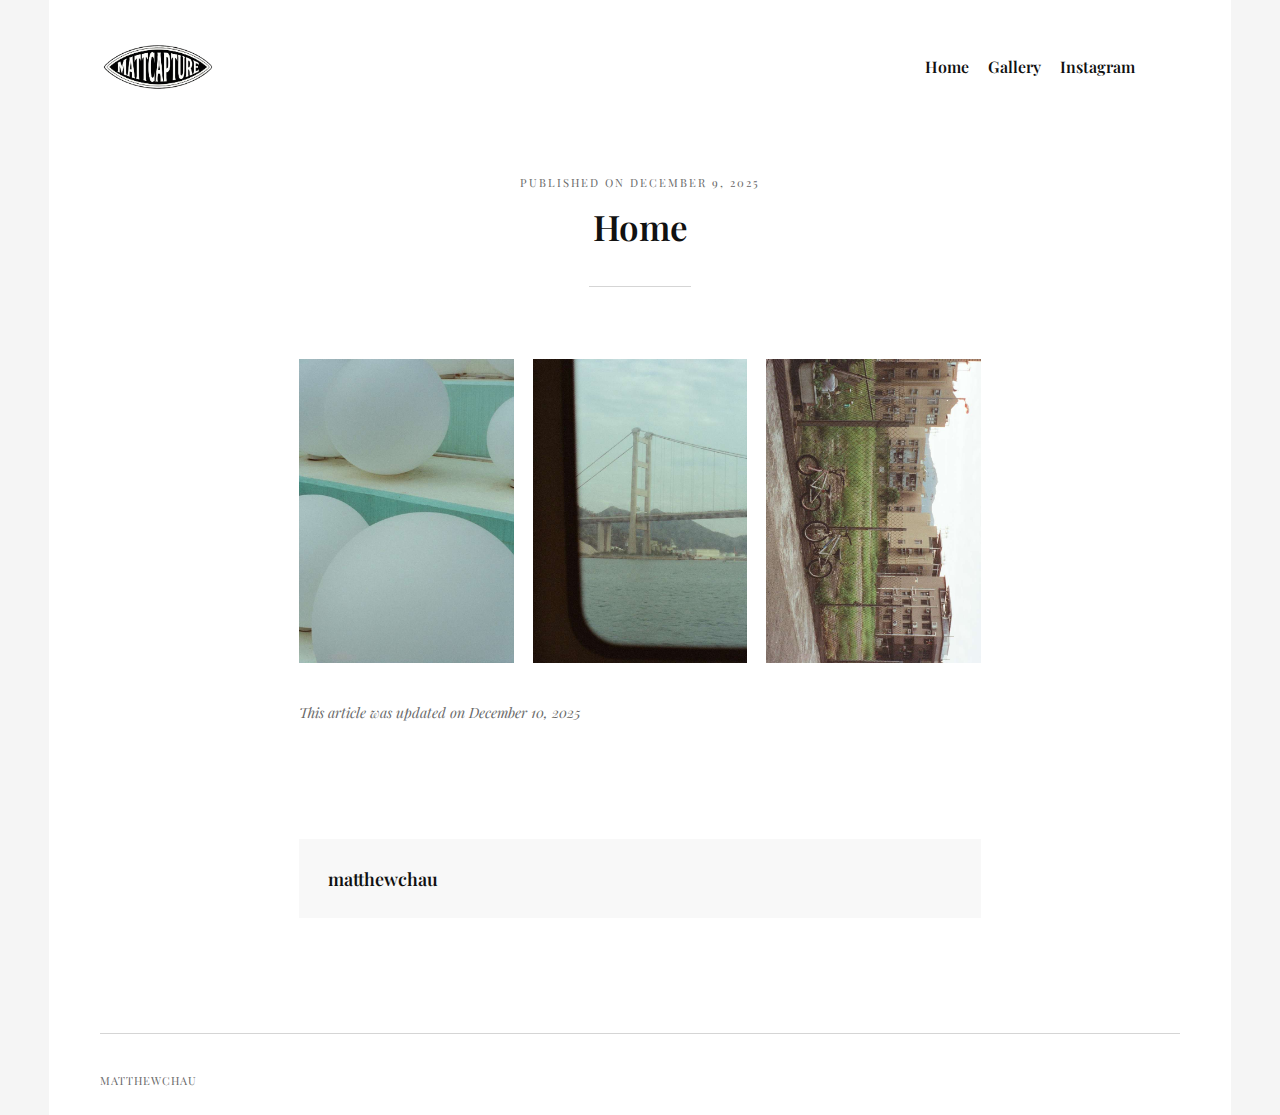
<file: home.html>
<!DOCTYPE html><html lang="en-gb"><head><meta charset="utf-8"><meta http-equiv="X-UA-Compatible" content="IE=edge"><meta name="viewport" content="width=device-width,initial-scale=1"><title>Home - mattcapture</title><meta name="description" content="Ma Wan 1868 Ma Wan 1868 Ma Wan 1868"><meta name="generator" content="Publii Open-Source CMS for Static Site"><link rel="canonical" href="https://ctkmatthew.github.io/mattcapture/home.html"><link rel="alternate" type="application/atom+xml" href="https://ctkmatthew.github.io/mattcapture/feed.xml" title="mattcapture - RSS"><link rel="alternate" type="application/json" href="https://ctkmatthew.github.io/mattcapture/feed.json" title="mattcapture - JSON"><meta property="og:title" content="Home"><meta property="og:image" content="https://ctkmatthew.github.io/mattcapture/media/website/Gemini_Generated_Image_3ayitq3ayitq3ayi-Picsart-BackgroundRemover-2.png"><meta property="og:site_name" content="mattcapture"><meta property="og:description" content="Ma Wan 1868 Ma Wan 1868 Ma Wan 1868"><meta property="og:url" content="https://ctkmatthew.github.io/mattcapture/home.html"><meta property="og:type" content="article"><link rel="preload" href="https://ctkmatthew.github.io/mattcapture/assets/dynamic/fonts/playfairdisplay/playfairdisplay.woff2" as="font" type="font/woff2" crossorigin><link rel="preload" href="https://ctkmatthew.github.io/mattcapture/assets/dynamic/fonts/playfairdisplay/playfairdisplay-italic.woff2" as="font" type="font/woff2" crossorigin><link rel="stylesheet" href="https://ctkmatthew.github.io/mattcapture/assets/css/style.css?v=e052a012befbb48816c271cda3dc87de"><script type="application/ld+json">{"@context":"http://schema.org","@type":"Article","mainEntityOfPage":{"@type":"WebPage","@id":"https://ctkmatthew.github.io/mattcapture/home.html"},"headline":"Home","datePublished":"2025-12-09T22:26+08:00","dateModified":"2025-12-10T00:20+08:00","image":{"@type":"ImageObject","url":"https://ctkmatthew.github.io/mattcapture/media/website/Gemini_Generated_Image_3ayitq3ayitq3ayi-Picsart-BackgroundRemover-2.png","height":false,"width":false},"description":"Ma Wan 1868 Ma Wan 1868 Ma Wan 1868","author":{"@type":"Person","name":"matthewchau","url":"https://ctkmatthew.github.io/mattcapture/authors/matthewchau/"},"publisher":{"@type":"Organization","name":"matthewchau","logo":{"@type":"ImageObject","url":"https://ctkmatthew.github.io/mattcapture/media/website/Gemini_Generated_Image_3ayitq3ayitq3ayi-Picsart-BackgroundRemover-2.png","height":false,"width":false}}}</script><noscript><style>img[loading] {
                    opacity: 1;
                }</style></noscript><link rel="stylesheet" href="https://ctkmatthew.github.io/mattcapture/media/plugins/simpleLightboxGallery/venobox.min.css"></head><body class="post-template"><div class="container"><header class="header" id="js-header"><a href="https://ctkmatthew.github.io/mattcapture/" class="logo"><img src="https://ctkmatthew.github.io/mattcapture/media/website/Gemini_Generated_Image_3ayitq3ayitq3ayi-Picsart-BackgroundRemover-2.png" alt="mattcapture" width="" height=""></a><nav class="navbar js-navbar"><button class="navbar__toggle js-toggle" aria-label="Menu"><span class="navbar__toggle-box"><span class="navbar__toggle-inner">Menu</span></span></button><ul class="navbar__menu"><li><a href="https://ctkmatthew.github.io/mattcapture/" target="_self">Home</a></li><li><a href="https://ctkmatthew.github.io/mattcapture/gallery.html" target="_self">Gallery</a></li><li><a href="https://ctkmatthew.github.io/mattcapture/instagram.html" target="_self">Instagram</a></li></ul></nav></header><main class="post"><article class="content wrapper"><header class="hero"><p class="content__meta">Published on <time datetime="2025-12-09T22:26">December 9, 2025</time></p><h1 class="content__title">Home</h1></header><div class="content__entry"><div class="gallery-wrapper"><div class="gallery" data-is-empty="false" data-translation="Add images" data-columns="3"><figure class="gallery__item"><a href="https://ctkmatthew.github.io/mattcapture/media/posts/1/gallery/000026420010.jpeg" data-size="2048x2905" data-gall="galleryGroup-1" data-title="Ma Wan 1868"><img loading="lazy" src="https://ctkmatthew.github.io/mattcapture/media/posts/1/gallery/000026420010-thumbnail.jpeg" alt="" width="720" height="1021"></a><figcaption>Ma Wan 1868</figcaption></figure><figure class="gallery__item"><a href="https://ctkmatthew.github.io/mattcapture/media/posts/1/gallery/000026420003.jpeg" data-size="2048x2905" data-gall="galleryGroup-1" data-title="Ma Wan 1868"><img loading="lazy" src="https://ctkmatthew.github.io/mattcapture/media/posts/1/gallery/000026420003-thumbnail.jpeg" alt="" width="720" height="1021"></a><figcaption>Ma Wan 1868</figcaption></figure><figure class="gallery__item"><a href="https://ctkmatthew.github.io/mattcapture/media/posts/1/gallery/000026420005.jpeg" data-size="2048x2905" data-gall="galleryGroup-1" data-title="Ma Wan 1868"><img loading="lazy" src="https://ctkmatthew.github.io/mattcapture/media/posts/1/gallery/000026420005-thumbnail.jpeg" alt="" width="720" height="1021"></a><figcaption>Ma Wan 1868</figcaption></figure></div></div></div><footer class="content__footer"><div class="content__last-updated">This article was updated on December 10, 2025</div><div class="content__footer__col"><div class="content__share"></div></div><div class="content__bio"><div><h3><a href="https://ctkmatthew.github.io/mattcapture/authors/matthewchau/" class="invert" title="matthewchau">matthewchau</a></h3></div></div></footer></article></main><footer class="footer"><div class="footer__copyright">matthewchau</div></footer></div><script defer="defer" src="https://ctkmatthew.github.io/mattcapture/assets/js/scripts.min.js?v=4268bfae06e330d473c424d50f09abda"></script><script>window.publiiThemeMenuConfig={mobileMenuMode:'overlay',animationSpeed:300,submenuWidth: 'auto',doubleClickTime:500,mobileMenuExpandableSubmenus:true,relatedContainerForOverlayMenuSelector:'.navbar'};</script><script>/*<![CDATA[*/var images=document.querySelectorAll("img[loading]");for(var i=0;i<images.length;i++){if(images[i].complete){images[i].classList.add("is-loaded")}else{images[i].addEventListener("load",function(){this.classList.add("is-loaded")},false)}};/*]]>*/</script><script defer="defer" src="https://ctkmatthew.github.io/mattcapture/media/plugins/simpleLightboxGallery/venobox.min.js"></script><script type="text/javascript">document.addEventListener("DOMContentLoaded", () => {
						 try {
							  if (typeof VenoBox !== 'undefined') {
									new VenoBox({
										 selector: '.gallery__item a',
titleattr: 'data-title',
bgcolor: 'rgba(38, 40, 44, 1)',
fitView: true,
infinigall: true,
maxWidth: '70%',
navigation: true,
navKeyboard: true,
navTouch: true,
navSpeed: 300,
numeration: false,
overlayClose: true,
overlayColor: 'rgba(0,0,0,0.8)',
share: false,
shareStyle: 'pill',
spinColor: '#d2d2d2',
spinner: 'pulse',
titlePosition: 'top',
titleStyle: 'transparent',
toolsBackground: '#1C1C1C',
toolsColor: '#d2d2d2',
initialScale: 0.5,
transitionSpeed: 200
									});
							  } else {
									console.error("VenoBox script not loaded.");
							  }
						 } catch (error) {
							  console.error("Failed to initialize VenoBox:", error);
						 }
					});</script></body></html>
</file>
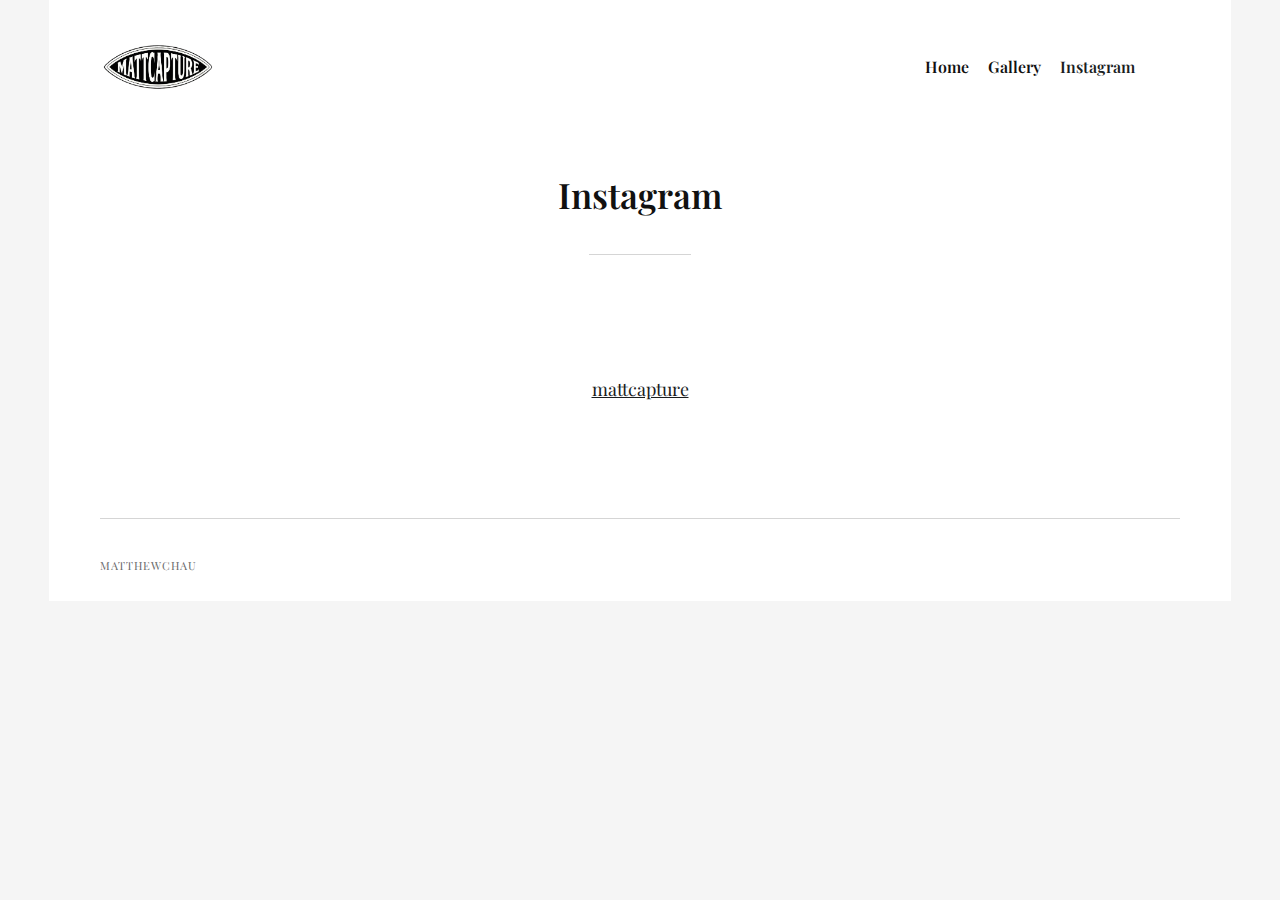
<file: instagram.html>
<!DOCTYPE html><html lang="en-gb"><head><meta charset="utf-8"><meta http-equiv="X-UA-Compatible" content="IE=edge"><meta name="viewport" content="width=device-width,initial-scale=1"><title>Instagram - mattcapture</title><meta name="description" content="mattcapture"><meta name="generator" content="Publii Open-Source CMS for Static Site"><link rel="canonical" href="https://ctkmatthew.github.io/mattcapture/instagram.html"><link rel="alternate" type="application/atom+xml" href="https://ctkmatthew.github.io/mattcapture/feed.xml" title="mattcapture - RSS"><link rel="alternate" type="application/json" href="https://ctkmatthew.github.io/mattcapture/feed.json" title="mattcapture - JSON"><meta property="og:title" content="Instagram"><meta property="og:image" content="https://ctkmatthew.github.io/mattcapture/media/website/Gemini_Generated_Image_3ayitq3ayitq3ayi-Picsart-BackgroundRemover-2.png"><meta property="og:site_name" content="mattcapture"><meta property="og:description" content="mattcapture"><meta property="og:url" content="https://ctkmatthew.github.io/mattcapture/instagram.html"><meta property="og:type" content="article"><link rel="preload" href="https://ctkmatthew.github.io/mattcapture/assets/dynamic/fonts/playfairdisplay/playfairdisplay.woff2" as="font" type="font/woff2" crossorigin><link rel="preload" href="https://ctkmatthew.github.io/mattcapture/assets/dynamic/fonts/playfairdisplay/playfairdisplay-italic.woff2" as="font" type="font/woff2" crossorigin><link rel="stylesheet" href="https://ctkmatthew.github.io/mattcapture/assets/css/style.css?v=e052a012befbb48816c271cda3dc87de"><script type="application/ld+json">{"@context":"http://schema.org","@type":"Article","mainEntityOfPage":{"@type":"WebPage","@id":"https://ctkmatthew.github.io/mattcapture/instagram.html"},"headline":"Instagram","datePublished":"2025-12-09T22:37+08:00","dateModified":"2025-12-09T23:26+08:00","image":{"@type":"ImageObject","url":"https://ctkmatthew.github.io/mattcapture/media/website/Gemini_Generated_Image_3ayitq3ayitq3ayi-Picsart-BackgroundRemover-2.png","height":false,"width":false},"description":"mattcapture","author":{"@type":"Person","name":"matthewchau","url":"https://ctkmatthew.github.io/mattcapture/authors/matthewchau/"},"publisher":{"@type":"Organization","name":"matthewchau","logo":{"@type":"ImageObject","url":"https://ctkmatthew.github.io/mattcapture/media/website/Gemini_Generated_Image_3ayitq3ayitq3ayi-Picsart-BackgroundRemover-2.png","height":false,"width":false}}}</script><noscript><style>img[loading] {
                    opacity: 1;
                }</style></noscript></head><body class="page-template"><div class="container"><header class="header" id="js-header"><a href="https://ctkmatthew.github.io/mattcapture/" class="logo"><img src="https://ctkmatthew.github.io/mattcapture/media/website/Gemini_Generated_Image_3ayitq3ayitq3ayi-Picsart-BackgroundRemover-2.png" alt="mattcapture" width="" height=""></a><nav class="navbar js-navbar"><button class="navbar__toggle js-toggle" aria-label="Menu"><span class="navbar__toggle-box"><span class="navbar__toggle-inner">Menu</span></span></button><ul class="navbar__menu"><li><a href="https://ctkmatthew.github.io/mattcapture/" target="_self">Home</a></li><li><a href="https://ctkmatthew.github.io/mattcapture/gallery.html" target="_self">Gallery</a></li><li class="active"><a href="https://ctkmatthew.github.io/mattcapture/instagram.html" target="_self">Instagram</a></li></ul></nav></header><main class="page"><article class="content wrapper"><header class="hero"><h1 class="content__title">Instagram</h1></header><div class="content__entry"><div data-behold-id="gvZocjbOcuyIyLSAYMUR"> </div><p><script>(function() {
    const d=document,s=d.createElement("script");s.type="module";
    s.src="https://w.behold.so/widget.js";d.head.append(s);
  })();</script></p><p class="align-center"><a href="http://www.instagram.com/mattcapture" target="_blank" rel="noopener noreferrer"></a><a href="https://www.instagram.com/mattcapture/">mattcapture</a></p></div></article></main><footer class="footer"><div class="footer__copyright">matthewchau</div></footer></div><script defer="defer" src="https://ctkmatthew.github.io/mattcapture/assets/js/scripts.min.js?v=4268bfae06e330d473c424d50f09abda"></script><script>window.publiiThemeMenuConfig={mobileMenuMode:'overlay',animationSpeed:300,submenuWidth: 'auto',doubleClickTime:500,mobileMenuExpandableSubmenus:true,relatedContainerForOverlayMenuSelector:'.navbar'};</script><script>/*<![CDATA[*/var images=document.querySelectorAll("img[loading]");for(var i=0;i<images.length;i++){if(images[i].complete){images[i].classList.add("is-loaded")}else{images[i].addEventListener("load",function(){this.classList.add("is-loaded")},false)}};/*]]>*/</script></body></html>
</file>
